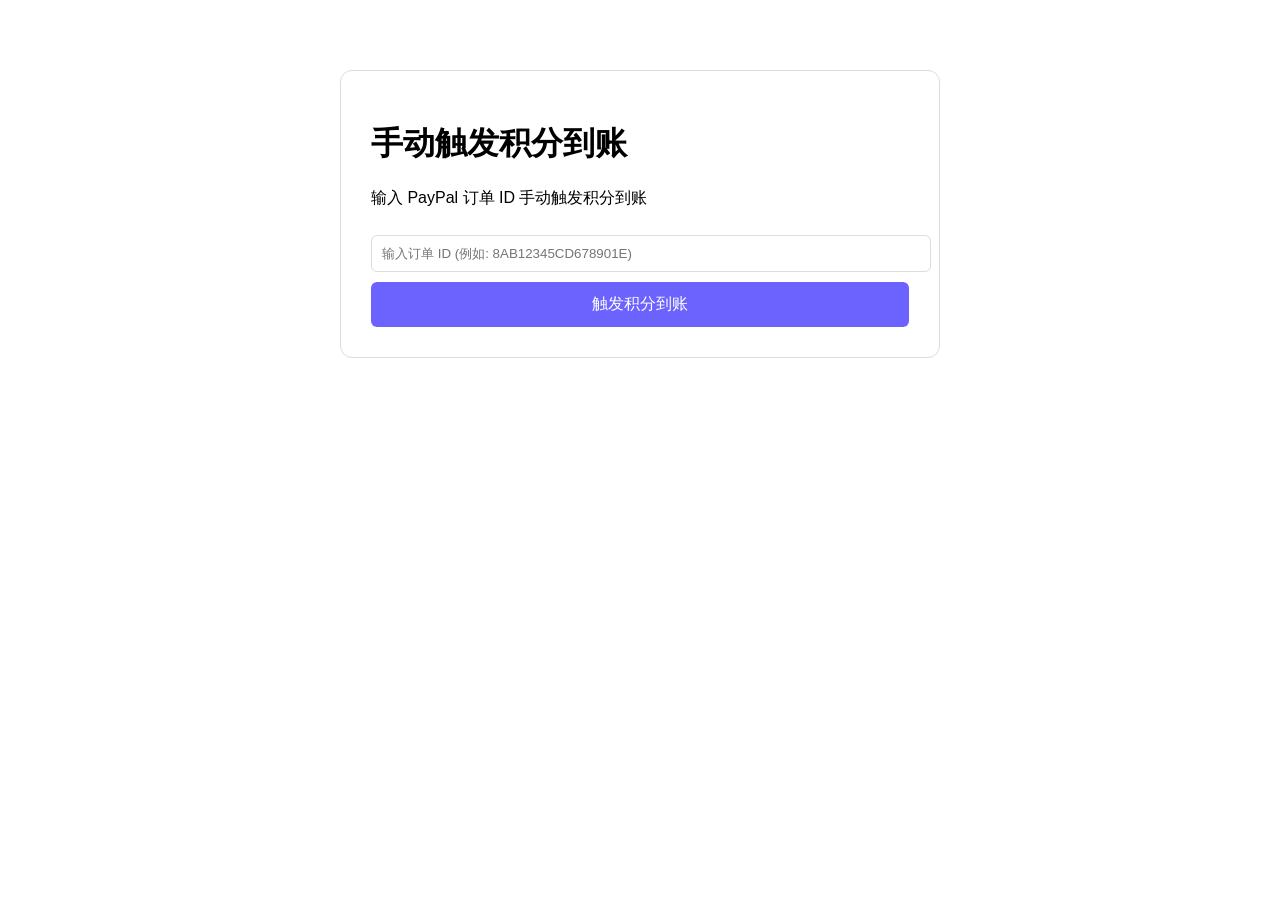
<file: manual-capture.html>
<!DOCTYPE html>
<html lang="zh-CN">
<head>
    <meta charset="UTF-8">
    <title>手动触发积分到账</title>
    <style>
        body { font-family: sans-serif; max-width: 600px; margin: 50px auto; padding: 20px; }
        .card { background: white; border: 1px solid #ddd; padding: 30px; border-radius: 12px; }
        input { width: 100%; padding: 10px; margin: 10px 0; border: 1px solid #ddd; border-radius: 6px; }
        button { width: 100%; padding: 12px; background: #6c63ff; color: white; border: none; border-radius: 6px; cursor: pointer; font-size: 16px; }
        button:hover { background: #5a52e0; }
        .result { margin-top: 20px; padding: 15px; border-radius: 8px; }
        .success { background: #d1fae5; color: #065f46; }
        .error { background: #fee2e2; color: #991b1b; }
    </style>
</head>
<body>
    <div class="card">
        <h1>手动触发积分到账</h1>
        <p>输入 PayPal 订单 ID 手动触发积分到账</p>
        
        <input type="text" id="orderID" placeholder="输入订单 ID (例如: 8AB12345CD678901E)">
        <button onclick="captureOrder()">触发积分到账</button>
        
        <div id="result"></div>
    </div>

    <script>
        const AUTH_API = 'https://image-bg-auth.weiyangyou425127.workers.dev';
        
        async function captureOrder() {
            const orderID = document.getElementById('orderID').value.trim();
            const resultDiv = document.getElementById('result');
            
            if (!orderID) {
                resultDiv.className = 'result error';
                resultDiv.textContent = '请输入订单 ID';
                return;
            }
            
            const token = localStorage.getItem('auth_token');
            if (!token) {
                resultDiv.className = 'result error';
                resultDiv.innerHTML = '请先<a href="' + AUTH_API + '/api/auth/google">登录</a>';
                return;
            }
            
            resultDiv.className = 'result';
            resultDiv.textContent = '处理中...';
            
            try {
                const res = await fetch(AUTH_API + '/api/paypal/capture-order', {
                    method: 'POST',
                    headers: {
                        'Content-Type': 'application/json',
                        'Authorization': 'Bearer ' + token,
                    },
                    body: JSON.stringify({ orderID: orderID }),
                });
                
                const result = await res.json();
                
                if (!res.ok) {
                    resultDiv.className = 'result error';
                    resultDiv.textContent = '失败: ' + result.error;
                } else {
                    resultDiv.className = 'result success';
                    resultDiv.innerHTML = '✅ 成功！<br>积分: ' + result.credits + '<br>用户ID: ' + result.userId;
                }
            } catch (err) {
                resultDiv.className = 'result error';
                resultDiv.textContent = '错误: ' + err.message;
            }
        }
    </script>
</body>
</html>
</file>
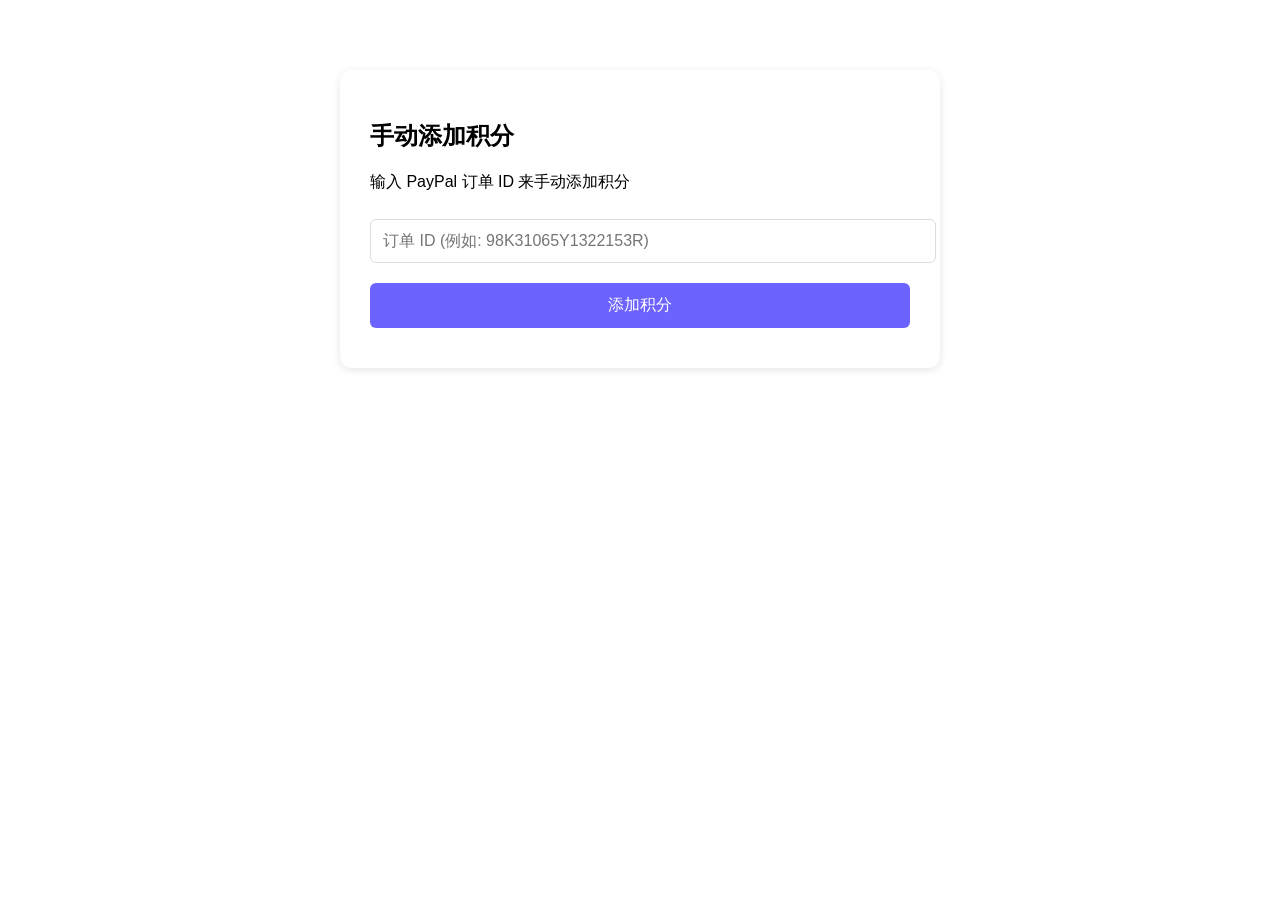
<file: manual-credit.html>
<!DOCTYPE html>
<html lang="zh-CN">
<head>
    <meta charset="UTF-8">
    <title>手动添加积分</title>
    <style>
        body { font-family: Arial, sans-serif; max-width: 600px; margin: 50px auto; padding: 20px; }
        .form { background: #fff; padding: 30px; border-radius: 12px; box-shadow: 0 2px 8px rgba(0,0,0,0.1); }
        input, button { width: 100%; padding: 12px; margin: 10px 0; border: 1px solid #ddd; border-radius: 6px; font-size: 16px; }
        button { background: #6c63ff; color: #fff; border: none; cursor: pointer; }
        button:hover { background: #5a52e0; }
        .result { margin-top: 20px; padding: 15px; border-radius: 6px; }
        .success { background: #d4edda; color: #155724; }
        .error { background: #f8d7da; color: #721c24; }
    </style>
</head>
<body>
    <div class="form">
        <h2>手动添加积分</h2>
        <p>输入 PayPal 订单 ID 来手动添加积分</p>
        <input type="text" id="orderId" placeholder="订单 ID (例如: 98K31065Y1322153R)">
        <button onclick="addCredits()">添加积分</button>
        <div id="result"></div>
    </div>
    <script>
    const API = 'https://image-bg-auth.weiyangyou425127.workers.dev';
    async function addCredits() {
        const orderId = document.getElementById('orderId').value.trim();
        if (!orderId) { alert('请输入订单 ID'); return; }
        const token = localStorage.getItem('auth_token');
        if (!token) { alert('请先登录'); window.location.href = '/'; return; }
        try {
            const res = await fetch(`${API}/api/paypal/capture-order`, {
                method: 'POST',
                headers: { 'Content-Type': 'application/json', 'Authorization': `Bearer ${token}` },
                body: JSON.stringify({ orderID: orderId })
            });
            const data = await res.json();
            const result = document.getElementById('result');
            if (res.ok) {
                result.className = 'result success';
                result.textContent = '✅ 积分添加成功！请返回个人中心查看。';
            } else {
                result.className = 'result error';
                result.textContent = '❌ 失败: ' + (data.error || '未知错误');
            }
        } catch(e) {
            document.getElementById('result').className = 'result error';
            document.getElementById('result').textContent = '❌ 错误: ' + e.message;
        }
    }
    </script>
</body>
</html>
</file>
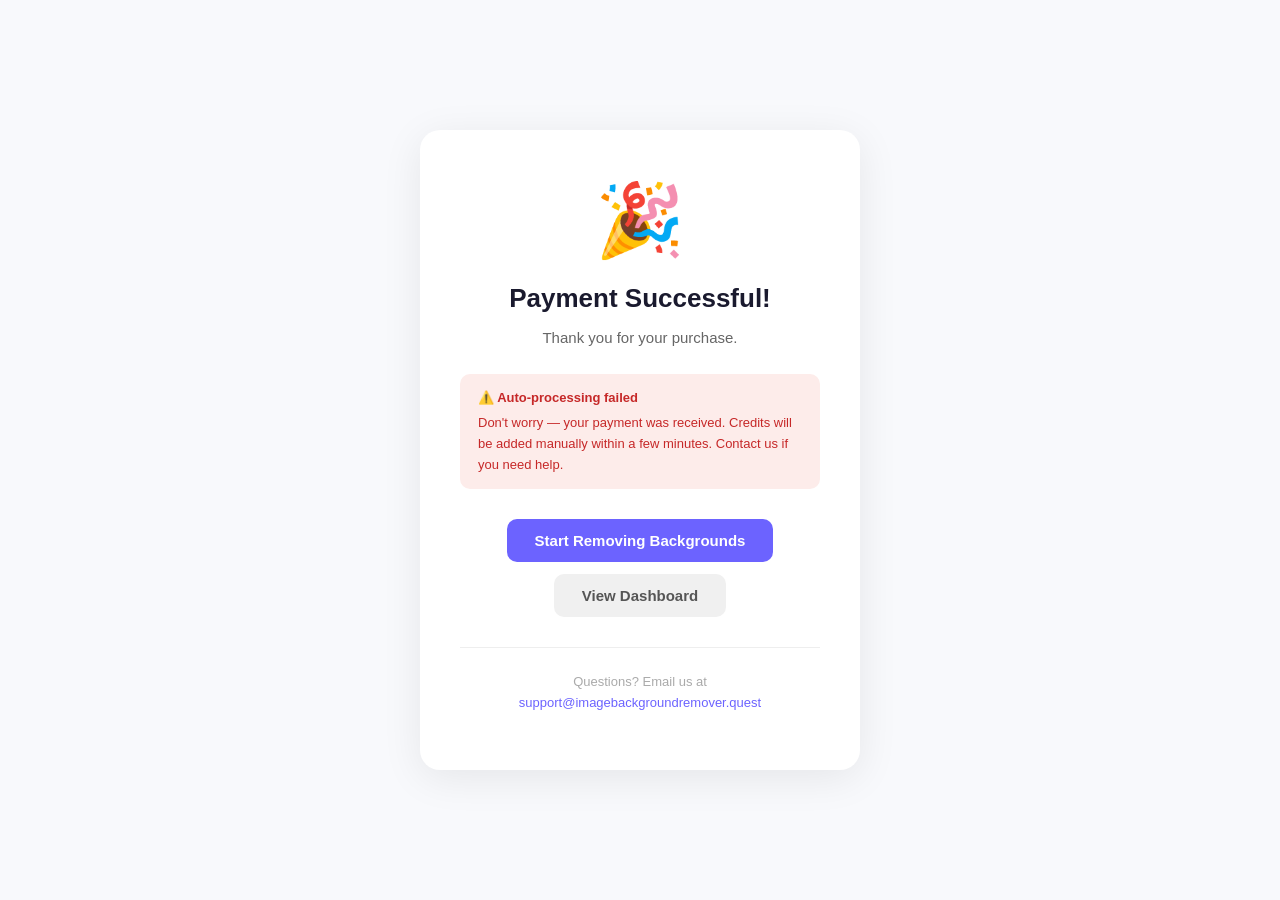
<file: payment-success.html>
<!DOCTYPE html>
<html lang="en">
<head>
    <meta charset="UTF-8">
    <meta name="viewport" content="width=device-width, initial-scale=1.0">
    <title>Payment Successful - Image Background Remover</title>
    <style>
        * { box-sizing: border-box; margin: 0; padding: 0; }
        body { font-family: -apple-system, BlinkMacSystemFont, 'Segoe UI', sans-serif; background: #f8f9fc; color: #333; min-height: 100vh; display: flex; flex-direction: column; align-items: center; justify-content: center; }
        .card {
            background: #fff; border-radius: 20px; padding: 48px 40px;
            text-align: center; max-width: 440px; width: 90%;
            box-shadow: 0 8px 40px rgba(0,0,0,0.08);
        }
        .icon { font-size: 72px; margin-bottom: 20px; animation: pop 0.4s ease; }
        @keyframes pop { from { transform: scale(0); } to { transform: scale(1); } }
        h1 { font-size: 26px; font-weight: 800; color: #1a1a2e; margin-bottom: 12px; }
        p { font-size: 15px; color: #666; line-height: 1.6; margin-bottom: 8px; }
        .notice {
            background: #f0efff; border-radius: 10px;
            padding: 14px 18px; margin: 24px 0;
            font-size: 13px; color: #5a52e0; line-height: 1.6;
            text-align: left;
        }
        .notice strong { display: block; margin-bottom: 4px; }
        .notice.success { background: #e8f5e9; color: #2e7d32; }
        .notice.error { background: #fdecea; color: #c62828; }
        .btn { display: inline-block; padding: 13px 28px; border-radius: 10px; font-size: 15px; font-weight: 700; text-decoration: none; margin: 6px; cursor: pointer; border: none; }
        .btn-primary { background: #6c63ff; color: #fff; }
        .btn-primary:hover { background: #5a52e0; }
        .btn-secondary { background: #f0f0f0; color: #555; }
        .btn-secondary:hover { background: #e5e5e5; }
        .divider { border: none; border-top: 1px solid #eee; margin: 24px 0; }
        .contact { font-size: 13px; color: #aaa; }
        .contact a { color: #6c63ff; text-decoration: none; }
        .loading { color: #6c63ff; font-size: 14px; margin: 16px 0; }
        .spinner { display: inline-block; width: 20px; height: 20px; border: 3px solid #e0e0ff; border-top-color: #6c63ff; border-radius: 50%; animation: spin 0.8s linear infinite; vertical-align: middle; margin-right: 8px; }
        @keyframes spin { to { transform: rotate(360deg); } }
        .credits-added { font-size: 28px; font-weight: 900; color: #6c63ff; margin: 8px 0; }
        .hidden { display: none; }
    </style>
</head>
<body>
    <div class="card">
        <div class="icon">🎉</div>
        <h1>Payment Successful!</h1>
        <p>Thank you for your purchase.</p>

        <!-- 处理中状态 -->
        <div id="processing" class="loading">
            <span class="spinner"></span> Adding credits to your account...
        </div>

        <!-- 成功状态 -->
        <div id="success-msg" class="notice success hidden">
            <strong>✅ Credits added!</strong>
            <span id="credits-text">Your credits have been added to your account.</span>
        </div>

        <!-- 失败状态 -->
        <div id="error-msg" class="notice error hidden">
            <strong>⚠️ Auto-processing failed</strong>
            Don't worry — your payment was received. Credits will be added manually within a few minutes. Contact us if you need help.
        </div>

        <div id="buttons" class="hidden">
            <a href="/" class="btn btn-primary">Start Removing Backgrounds</a>
            <a href="/dashboard.html" class="btn btn-secondary">View Dashboard</a>
        </div>

        <hr class="divider">
        <p class="contact">
            Questions? Email us at
            <a href="mailto:support@imagebackgroundremover.quest">support@imagebackgroundremover.quest</a>
        </p>
    </div>

    <script>
        const API_BASE = 'https://image-bg-auth.weiyangyou425127.workers.dev';

        async function capturePayment() {
            // 从 URL 获取 PayPal 回传的 token（就是 orderID）
            const params = new URLSearchParams(window.location.search);
            const orderID = params.get('token');
            const token = localStorage.getItem('auth_token');

            if (!orderID) {
                showError('No order ID found in URL.');
                return;
            }

            if (!token) {
                showError('Not logged in. Please log in and contact support.');
                return;
            }

            try {
                const res = await fetch(`${API_BASE}/api/paypal/capture-order`, {
                    method: 'POST',
                    headers: {
                        'Content-Type': 'application/json',
                        'Authorization': `Bearer ${token}`
                    },
                    body: JSON.stringify({ orderID })
                });

                const data = await res.json();

                if (res.ok && data.success) {
                    showSuccess(data.credits);
                } else {
                    console.error('Capture failed:', data);
                    showError(data.error || 'Unknown error');
                }
            } catch (err) {
                console.error('Network error:', err);
                showError('Network error: ' + err.message);
            }
        }

        function showSuccess(credits) {
            document.getElementById('processing').classList.add('hidden');
            const successEl = document.getElementById('success-msg');
            successEl.classList.remove('hidden');
            if (credits) {
                document.getElementById('credits-text').textContent = `${credits} credits have been added to your account!`;
            }
            document.getElementById('buttons').classList.remove('hidden');
        }

        function showError(msg) {
            document.getElementById('processing').classList.add('hidden');
            document.getElementById('error-msg').classList.remove('hidden');
            document.getElementById('buttons').classList.remove('hidden');
            console.warn('Credit capture error:', msg);
        }

        // 页面加载后立即调用 capture
        capturePayment();
    </script>
</body>
</html>
</file>
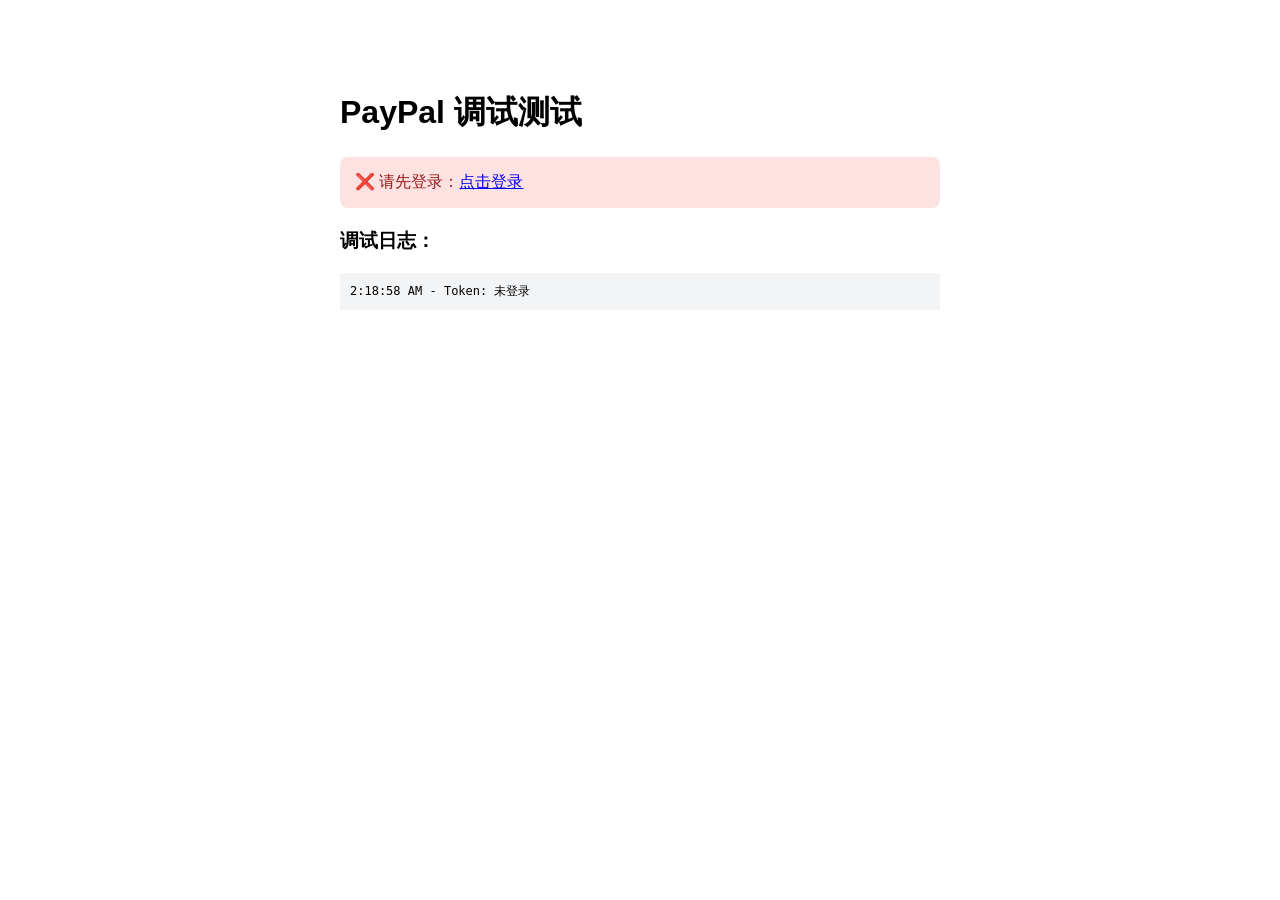
<file: paypal-debug.html>
<!DOCTYPE html>
<html lang="zh-CN">
<head>
    <meta charset="UTF-8">
    <title>PayPal 调试测试</title>
    <style>
        body { font-family: sans-serif; max-width: 600px; margin: 50px auto; padding: 20px; }
        .status { padding: 15px; margin: 20px 0; border-radius: 8px; }
        .success { background: #d1fae5; color: #065f46; }
        .error { background: #fee2e2; color: #991b1b; }
        .info { background: #dbeafe; color: #1e40af; }
        #paypal-button { margin: 20px 0; }
        .log { background: #f3f4f6; padding: 10px; margin: 10px 0; font-size: 12px; font-family: monospace; }
    </style>
</head>
<body>
    <h1>PayPal 调试测试</h1>
    
    <div id="status" class="status info">准备中...</div>
    
    <div id="paypal-button"></div>
    
    <h3>调试日志：</h3>
    <div id="logs"></div>

    <script src="https://www.paypal.com/sdk/js?client-id=Aeajzmpx8jJqRSS2iC-0MS4HaFP4_WkRUzUW_wjHgVr0L2_KUHLFOHMVAnPdDCbH5_ELsk7CNCGyL_-g&currency=USD"></script>
    <script>
        const AUTH_API = 'https://image-bg-auth.weiyangyou425127.workers.dev';
        const statusDiv = document.getElementById('status');
        const logsDiv = document.getElementById('logs');
        
        function log(msg) {
            console.log(msg);
            const div = document.createElement('div');
            div.className = 'log';
            div.textContent = new Date().toLocaleTimeString() + ' - ' + msg;
            logsDiv.appendChild(div);
        }
        
        const token = localStorage.getItem('auth_token');
        log('Token: ' + (token ? '已登录' : '未登录'));
        
        if (!token) {
            statusDiv.className = 'status error';
            statusDiv.innerHTML = '❌ 请先登录：<a href="' + AUTH_API + '/api/auth/google">点击登录</a>';
        } else {
            statusDiv.textContent = '✅ 已登录，可以测试支付';
            
            paypal.Buttons({
                createOrder: async () => {
                    log('开始创建订单...');
                    try {
                        const res = await fetch(AUTH_API + '/api/paypal/create-order', {
                            method: 'POST',
                            headers: {
                                'Content-Type': 'application/json',
                                'Authorization': 'Bearer ' + token,
                            },
                            body: JSON.stringify({
                                package: 'credits_10',
                                amount: '3.90',
                                currency: 'USD',
                            }),
                        });
                        const data = await res.json();
                        log('订单创建响应: ' + JSON.stringify(data));
                        if (!res.ok) throw new Error(data.error);
                        log('订单 ID: ' + data.orderID);
                        return data.orderID;
                    } catch (err) {
                        log('创建订单失败: ' + err.message);
                        throw err;
                    }
                },
                onApprove: async (data) => {
                    log('支付批准，订单 ID: ' + data.orderID);
                    statusDiv.className = 'status info';
                    statusDiv.textContent = '⏳ 正在处理支付...';
                    
                    try {
                        const res = await fetch(AUTH_API + '/api/paypal/capture-order', {
                            method: 'POST',
                            headers: {
                                'Content-Type': 'application/json',
                                'Authorization': 'Bearer ' + token,
                            },
                            body: JSON.stringify({ orderID: data.orderID }),
                        });
                        const result = await res.json();
                        log('捕获响应: ' + JSON.stringify(result));
                        
                        if (!res.ok) throw new Error(result.error);
                        
                        statusDiv.className = 'status success';
                        statusDiv.textContent = '🎉 支付成功！已获得 ' + result.credits + ' 积分';
                        log('✅ 成功！积分: ' + result.credits);
                    } catch (err) {
                        log('❌ 捕获失败: ' + err.message);
                        statusDiv.className = 'status error';
                        statusDiv.textContent = '❌ 支付处理失败：' + err.message;
                    }
                },
                onError: (err) => {
                    log('❌ PayPal 错误: ' + JSON.stringify(err));
                    statusDiv.className = 'status error';
                    statusDiv.textContent = '❌ 支付出错';
                }
            }).render('#paypal-button');
        }
    </script>
</body>
</html>
</file>
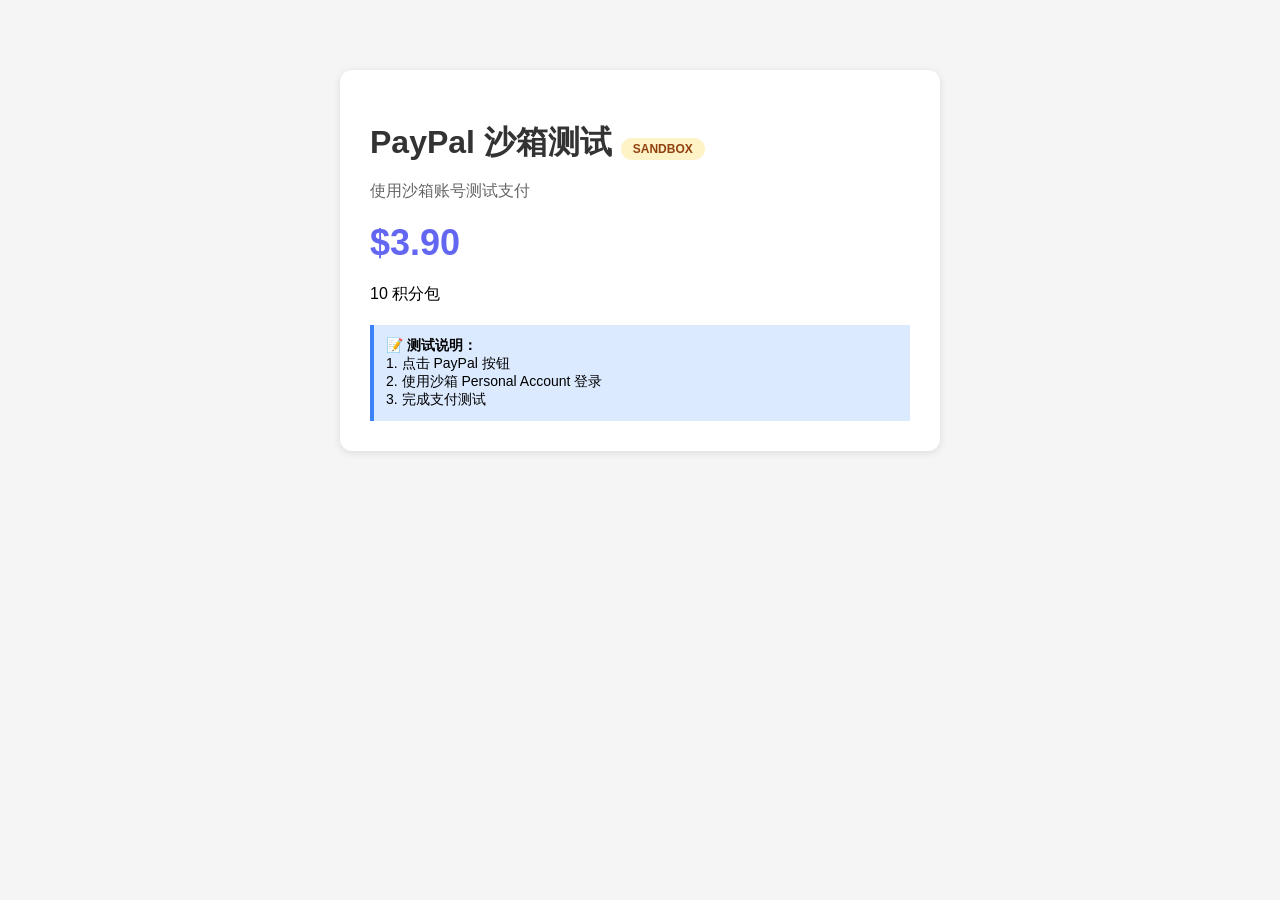
<file: paypal-sandbox-test.html>
<!DOCTYPE html>
<html lang="zh-CN">
<head>
    <meta charset="UTF-8">
    <meta name="viewport" content="width=device-width, initial-scale=1.0">
    <title>PayPal 沙箱测试</title>
    <style>
        body { font-family: sans-serif; max-width: 600px; margin: 50px auto; padding: 20px; background: #f5f5f5; }
        .card { background: white; padding: 30px; border-radius: 12px; box-shadow: 0 2px 8px rgba(0,0,0,0.1); margin-bottom: 20px; }
        h1 { color: #333; margin-bottom: 10px; }
        .badge { background: #fef3c7; color: #92400e; padding: 4px 12px; border-radius: 12px; font-size: 12px; font-weight: 600; }
        .price { font-size: 36px; font-weight: 800; color: #6366f1; margin: 20px 0; }
        #paypal-button { margin-top: 20px; }
        .note { background: #dbeafe; border-left: 4px solid #3b82f6; padding: 12px; margin-top: 20px; font-size: 14px; }
    </style>
</head>
<body>
    <div class="card">
        <h1>PayPal 沙箱测试 <span class="badge">SANDBOX</span></h1>
        <p style="color: #666;">使用沙箱账号测试支付</p>
        
        <div class="price">$3.90</div>
        <p>10 积分包</p>
        
        <div id="paypal-button"></div>
        
        <div class="note">
            <strong>📝 测试说明：</strong><br>
            1. 点击 PayPal 按钮<br>
            2. 使用沙箱 Personal Account 登录<br>
            3. 完成支付测试
        </div>
    </div>

    <script src="https://www.paypal.com/sdk/js?client-id=Aeajzmpx8jJqRSS2iC-0MS4HaFP4_WkRUzUW_wjHgVr0L2_KUHLFOHMVAnPdDCbH5_ELsk7CNCGyL_-g&currency=USD"></script>
    <script>
        paypal.Buttons({
            createOrder: function(data, actions) {
                return actions.order.create({
                    purchase_units: [{
                        amount: {
                            value: '3.90'
                        }
                    }]
                });
            },
            onApprove: function(data, actions) {
                return actions.order.capture().then(function(details) {
                    alert('支付成功！订单 ID: ' + data.orderID);
                    console.log('支付详情:', details);
                });
            },
            onError: function(err) {
                alert('支付失败');
                console.error(err);
            }
        }).render('#paypal-button');
    </script>
</body>
</html>
</file>
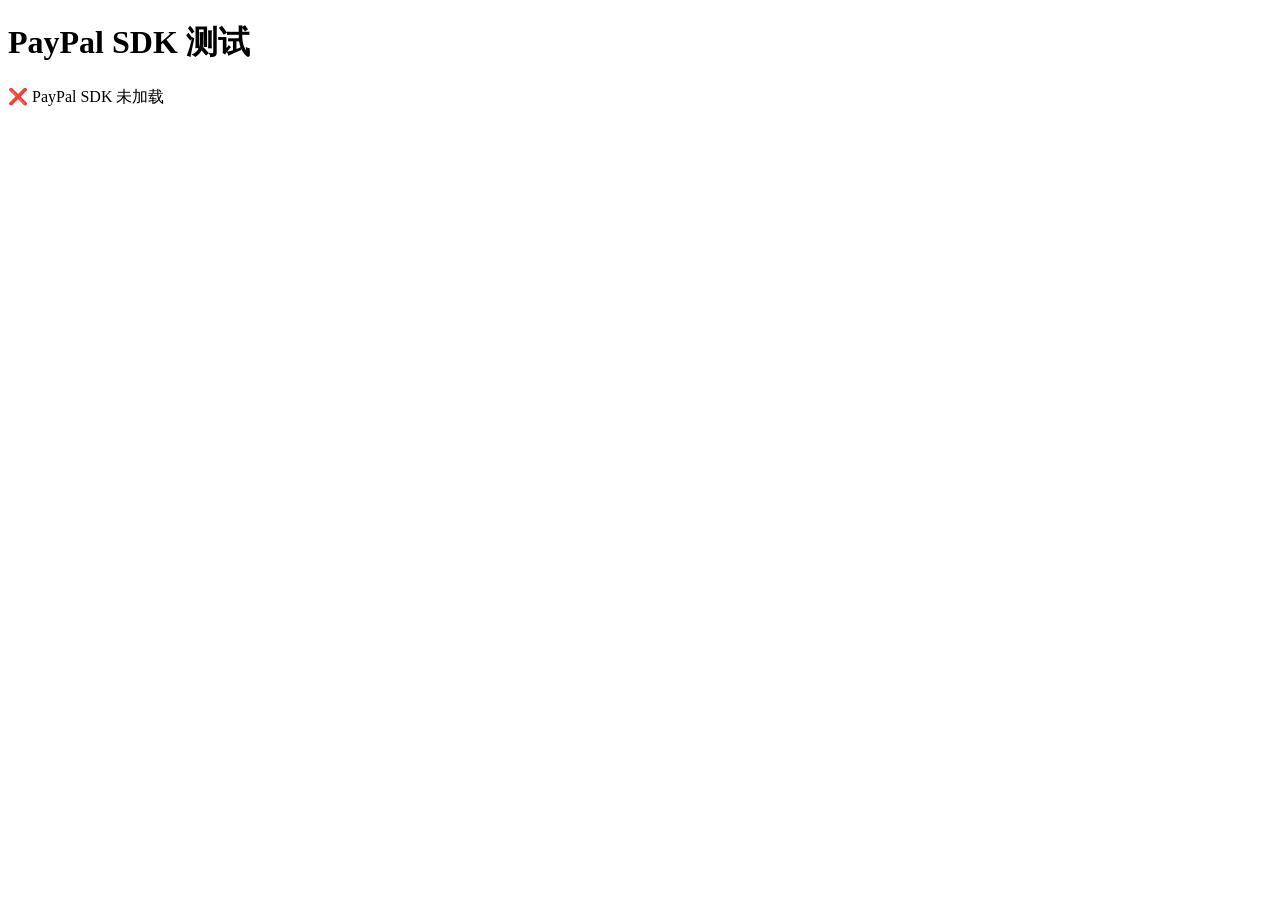
<file: paypal-test-simple.html>
<!DOCTYPE html>
<html lang="zh-CN">
<head>
    <meta charset="UTF-8">
    <title>PayPal 测试</title>
    <script src="https://www.paypal.com/sdk/js?client-id=Aeajzmpx8jJqRSS2iC-0MS4HaFP4_WkRUzUW_wjHgVr0L2_KUHLFOHMVAnPdDCbH5_ELsk7CNCGyL_-g&currency=USD"></script>
</head>
<body>
    <h1>PayPal SDK 测试</h1>
    <div id="status"></div>
    <div id="paypal-button-container"></div>
    <script>
        const status = document.getElementById('status');
        
        // 检查 PayPal SDK 是否加载
        if (typeof paypal === 'undefined') {
            status.innerHTML = '❌ PayPal SDK 未加载';
        } else {
            status.innerHTML = '✅ PayPal SDK 已加载';
            
            // 渲染按钮
            paypal.Buttons({
                createOrder: () => {
                    alert('创建订单');
                    return 'TEST_ORDER_ID';
                },
                onApprove: () => {
                    alert('支付成功');
                }
            }).render('#paypal-button-container');
        }
    </script>
</body>
</html>
</file>
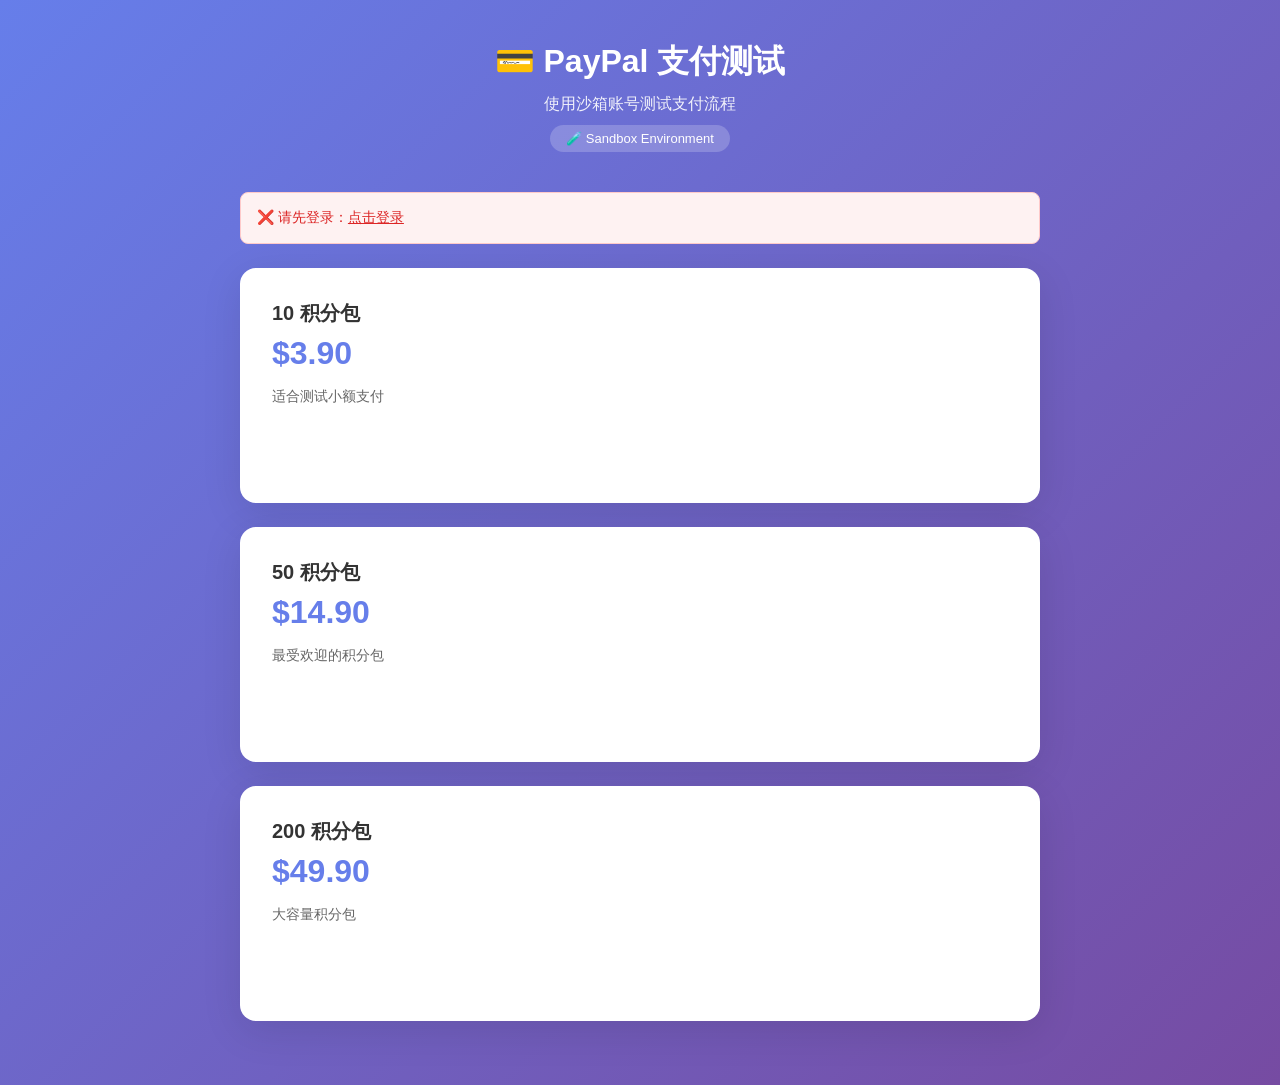
<file: paypal-test-standalone.html>
<!DOCTYPE html>
<html lang="zh-CN">
<head>
    <meta charset="UTF-8">
    <meta name="viewport" content="width=device-width, initial-scale=1.0">
    <title>PayPal 支付测试 - 沙箱环境</title>
    <style>
        * { margin: 0; padding: 0; box-sizing: border-box; }
        body { 
            font-family: -apple-system, BlinkMacSystemFont, 'Segoe UI', sans-serif;
            background: linear-gradient(135deg, #667eea 0%, #764ba2 100%);
            min-height: 100vh;
            padding: 40px 20px;
        }
        .container {
            max-width: 800px;
            margin: 0 auto;
        }
        .header {
            text-align: center;
            color: white;
            margin-bottom: 40px;
        }
        .header h1 { font-size: 32px; margin-bottom: 10px; }
        .header p { font-size: 16px; opacity: 0.9; }
        .badge {
            display: inline-block;
            background: rgba(255,255,255,0.2);
            padding: 6px 16px;
            border-radius: 20px;
            font-size: 13px;
            margin-top: 10px;
        }
        .card {
            background: white;
            border-radius: 16px;
            padding: 32px;
            margin-bottom: 24px;
            box-shadow: 0 10px 40px rgba(0,0,0,0.1);
        }
        .card h3 {
            font-size: 20px;
            margin-bottom: 8px;
            color: #333;
        }
        .card .price {
            font-size: 32px;
            font-weight: 800;
            color: #667eea;
            margin-bottom: 16px;
        }
        .card .desc {
            color: #666;
            font-size: 14px;
            margin-bottom: 20px;
        }
        .paypal-button {
            min-height: 45px;
        }
        .status {
            background: #f0f9ff;
            border: 1px solid #bae6fd;
            border-radius: 8px;
            padding: 16px;
            margin-bottom: 24px;
            color: #0369a1;
            font-size: 14px;
        }
        .status.success {
            background: #f0fdf4;
            border-color: #bbf7d0;
            color: #15803d;
        }
        .status.error {
            background: #fef2f2;
            border-color: #fecaca;
            color: #dc2626;
        }
    </style>
</head>
<body>
    <div class="container">
        <div class="header">
            <h1>💳 PayPal 支付测试</h1>
            <p>使用沙箱账号测试支付流程</p>
            <span class="badge">🧪 Sandbox Environment</span>
        </div>

        <div class="status" id="status">
            ℹ️ 请先登录，然后选择积分包进行测试
        </div>

        <div class="card">
            <h3>10 积分包</h3>
            <div class="price">$3.90</div>
            <div class="desc">适合测试小额支付</div>
            <div id="paypal-button-10" class="paypal-button"></div>
        </div>

        <div class="card">
            <h3>50 积分包</h3>
            <div class="price">$14.90</div>
            <div class="desc">最受欢迎的积分包</div>
            <div id="paypal-button-50" class="paypal-button"></div>
        </div>

        <div class="card">
            <h3>200 积分包</h3>
            <div class="price">$49.90</div>
            <div class="desc">大容量积分包</div>
            <div id="paypal-button-200" class="paypal-button"></div>
        </div>
    </div>

    <script src="https://www.paypal.com/sdk/js?client-id=Aeajzmpx8jJqRSS2iC-0MS4HaFP4_WkRUzUW_wjHgVr0L2_KUHLFOHMVAnPdDCbH5_ELsk7CNCGyL_-g&currency=USD&buyer-country=US&enable-funding=venmo&disable-funding=card"></script>
    <script>
        const AUTH_API = 'https://image-bg-auth.weiyangyou425127.workers.dev';
        const statusDiv = document.getElementById('status');

        // 检查登录状态
        const token = localStorage.getItem('auth_token');
        if (!token) {
            statusDiv.className = 'status error';
            statusDiv.innerHTML = '❌ 请先登录：<a href="https://image-bg-auth.weiyangyou425127.workers.dev/api/auth/google" style="color:#dc2626;text-decoration:underline">点击登录</a>';
        }

        // 渲染 PayPal 按钮
        function renderButton(containerId, pkg, amount, credits) {
            paypal.Buttons({
                createOrder: async () => {
                    try {
                        const res = await fetch(`${AUTH_API}/api/paypal/create-order`, {
                            method: 'POST',
                            headers: {
                                'Content-Type': 'application/json',
                                'Authorization': `Bearer ${token}`,
                            },
                            body: JSON.stringify({
                                package: pkg,
                                amount: amount,
                                currency: 'USD',
                            }),
                        });
                        const data = await res.json();
                        if (!res.ok) throw new Error(data.error);
                        statusDiv.className = 'status';
                        statusDiv.textContent = '✅ 订单已创建，请在 PayPal 窗口完成支付';
                        return data.orderID;
                    } catch (err) {
                        statusDiv.className = 'status error';
                        statusDiv.textContent = '❌ 创建订单失败：' + err.message;
                        throw err;
                    }
                },
                onApprove: async (data) => {
                    try {
                        statusDiv.className = 'status';
                        statusDiv.textContent = '⏳ 正在处理支付...';
                        const res = await fetch(`${AUTH_API}/api/paypal/capture-order`, {
                            method: 'POST',
                            headers: {
                                'Content-Type': 'application/json',
                                'Authorization': `Bearer ${token}`,
                            },
                            body: JSON.stringify({ orderID: data.orderID }),
                        });
                        const result = await res.json();
                        if (!res.ok) throw new Error(result.error);
                        statusDiv.className = 'status success';
                        statusDiv.textContent = `🎉 支付成功！已获得 ${result.credits} 积分`;
                        setTimeout(() => {
                            window.location.href = '/dashboard.html';
                        }, 2000);
                    } catch (err) {
                        statusDiv.className = 'status error';
                        statusDiv.textContent = '❌ 支付处理失败：' + err.message;
                    }
                },
                onError: (err) => {
                    statusDiv.className = 'status error';
                    statusDiv.textContent = '❌ 支付出错，请重试';
                    console.error(err);
                }
            }).render(`#${containerId}`);
        }

        if (token) {
            renderButton('paypal-button-10', 'credits_10', '3.90', 10);
            renderButton('paypal-button-50', 'credits_50', '14.90', 50);
            renderButton('paypal-button-200', 'credits_200', '49.90', 200);
        }
    </script>
</body>
</html>
</file>
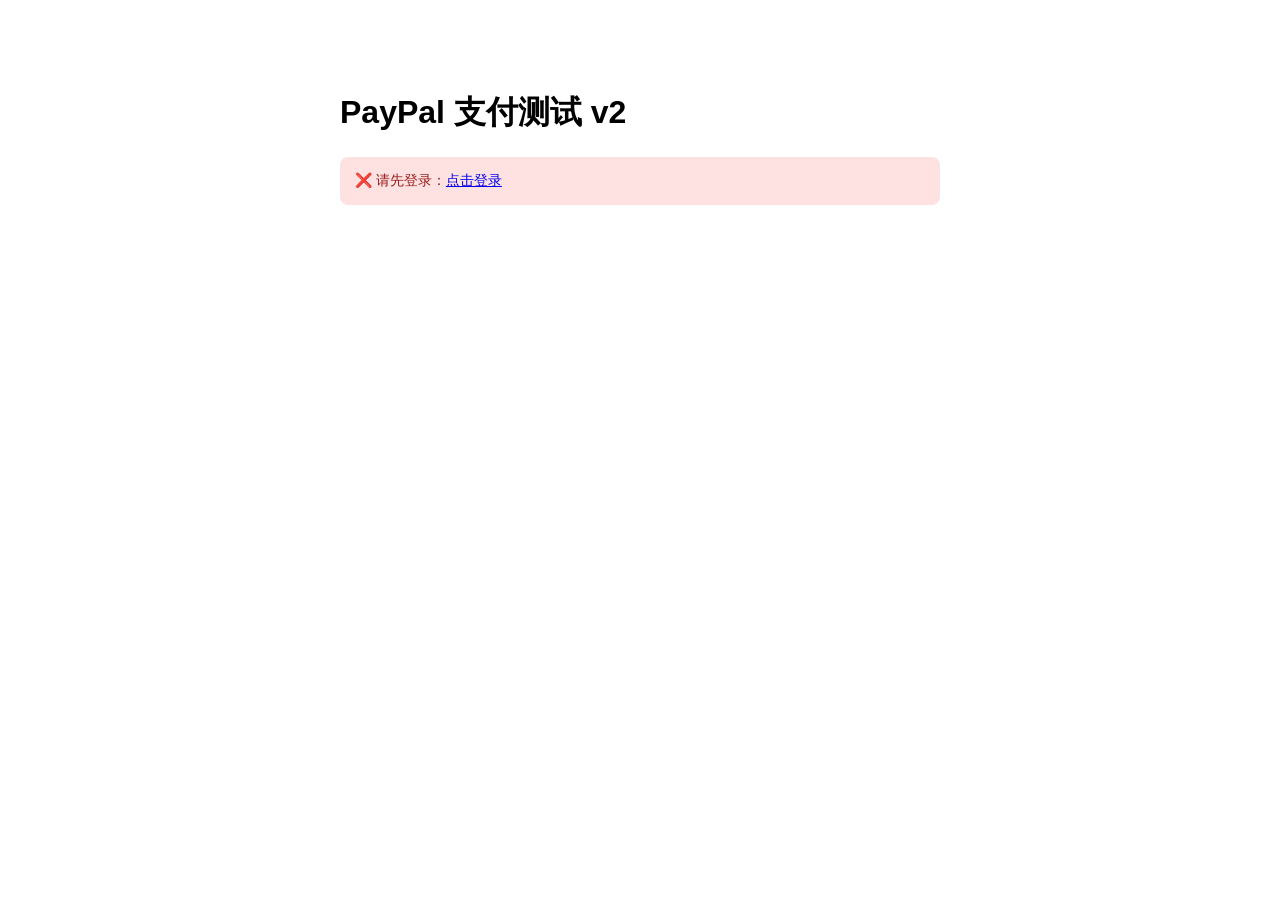
<file: paypal-test-v2.html>
<!DOCTYPE html>
<html lang="zh-CN">
<head>
    <meta charset="UTF-8">
    <title>PayPal 测试 v2</title>
    <style>
        body { font-family: sans-serif; max-width: 600px; margin: 50px auto; padding: 20px; }
        .status { padding: 15px; margin: 20px 0; border-radius: 8px; font-size: 14px; }
        .success { background: #d1fae5; color: #065f46; }
        .error { background: #fee2e2; color: #991b1b; }
        .info { background: #dbeafe; color: #1e40af; }
        #paypal-button { margin: 20px 0; min-height: 50px; }
    </style>
</head>
<body>
    <h1>PayPal 支付测试 v2</h1>
    <div id="status" class="status info">准备中...</div>
    <div id="paypal-button"></div>

    <script src="https://www.paypal.com/sdk/js?client-id=Aeajzmpx8jJqRSS2iC-0MS4HaFP4_WkRUzUW_wjHgVr0L2_KUHLFOHMVAnPdDCbH5_ELsk7CNCGyL_-g&currency=USD&commit=false"></script>
    <script>
        const AUTH_API = 'https://image-bg-auth.weiyangyou425127.workers.dev';
        const statusDiv = document.getElementById('status');
        const token = localStorage.getItem('auth_token');
        
        if (!token) {
            statusDiv.className = 'status error';
            statusDiv.innerHTML = '❌ 请先登录：<a href="' + AUTH_API + '/api/auth/google">点击登录</a>';
        } else {
            statusDiv.textContent = '✅ 已登录，可以测试支付';
            
            paypal.Buttons({
                createOrder: async () => {
                    statusDiv.className = 'status info';
                    statusDiv.textContent = '⏳ 创建订单...';
                    const res = await fetch(AUTH_API + '/api/paypal/create-order', {
                        method: 'POST',
                        headers: { 'Content-Type': 'application/json', 'Authorization': 'Bearer ' + token },
                        body: JSON.stringify({ package: 'credits_10', amount: '3.90', currency: 'USD' }),
                    });
                    const data = await res.json();
                    if (!res.ok) throw new Error(data.error);
                    statusDiv.textContent = '✅ 订单已创建: ' + data.orderID;
                    return data.orderID;
                },
                onApprove: async (data) => {
                    statusDiv.className = 'status info';
                    statusDiv.textContent = '⏳ 正在处理支付...';
                    const res = await fetch(AUTH_API + '/api/paypal/capture-order', {
                        method: 'POST',
                        headers: { 'Content-Type': 'application/json', 'Authorization': 'Bearer ' + token },
                        body: JSON.stringify({ orderID: data.orderID }),
                    });
                    const result = await res.json();
                    if (!res.ok) throw new Error(result.error);
                    statusDiv.className = 'status success';
                    statusDiv.innerHTML = '🎉 支付成功！已获得 ' + result.credits + ' 积分<br>用户ID: ' + result.userId;
                },
                onError: (err) => {
                    statusDiv.className = 'status error';
                    statusDiv.textContent = '❌ 支付出错';
                    console.error(err);
                }
            }).render('#paypal-button');
        }
    </script>
</body>
</html>
</file>
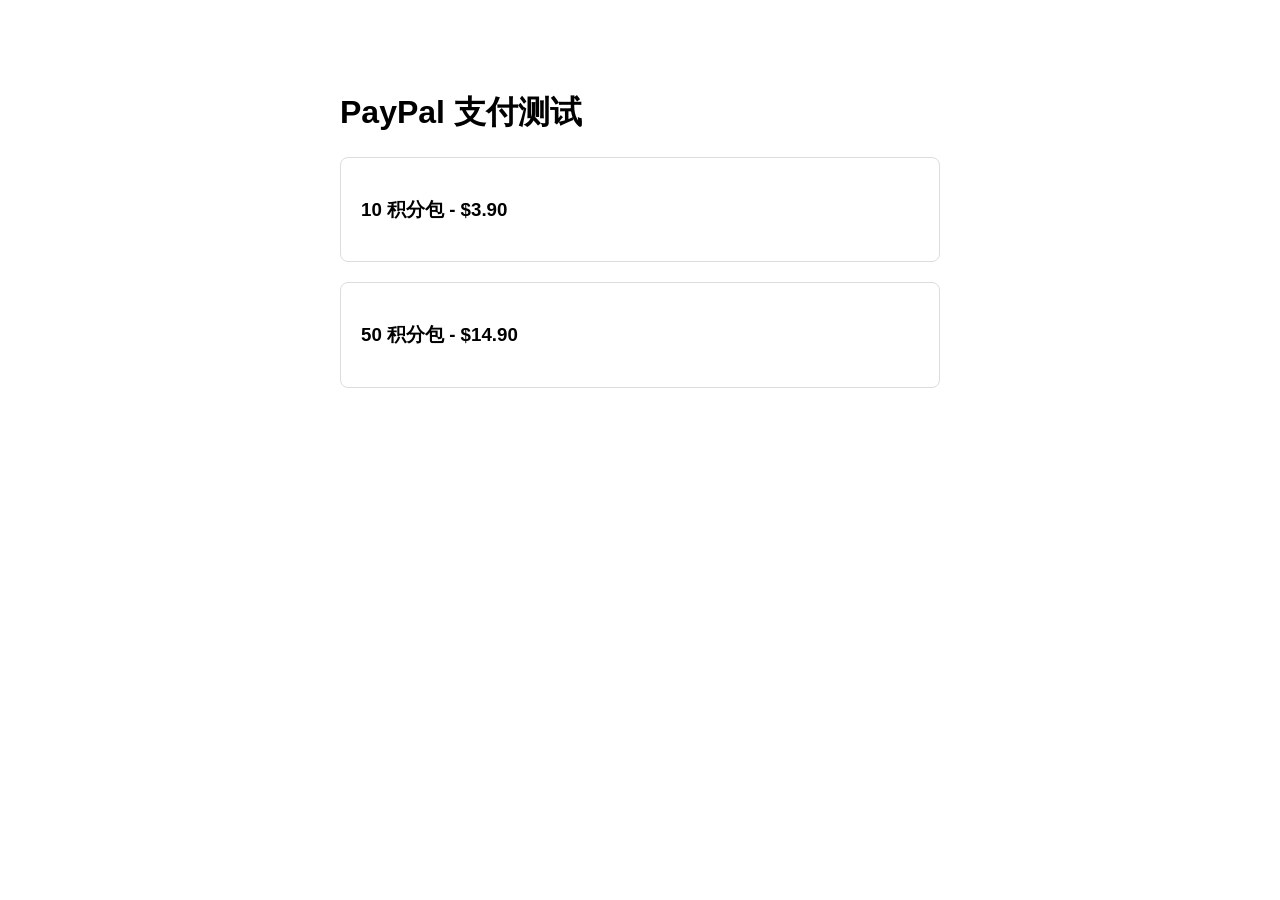
<file: paypal-test.html>
<!DOCTYPE html>
<html lang="zh-CN">
<head>
    <meta charset="UTF-8">
    <meta name="viewport" content="width=device-width, initial-scale=1.0">
    <title>PayPal 支付测试</title>
    <style>
        body { font-family: sans-serif; max-width: 600px; margin: 50px auto; padding: 20px; }
        .package { border: 1px solid #ddd; padding: 20px; margin: 20px 0; border-radius: 8px; }
        .paypal-button { margin-top: 15px; }
    </style>
</head>
<body>
    <h1>PayPal 支付测试</h1>
    
    <div class="package">
        <h3>10 积分包 - $3.90</h3>
        <div id="paypal-button-10" class="paypal-button"></div>
    </div>

    <div class="package">
        <h3>50 积分包 - $14.90</h3>
        <div id="paypal-button-50" class="paypal-button"></div>
    </div>

    <script src="https://www.paypal.com/sdk/js?client-id=Aeajzmpx8jJqRSS2iC-0MS4HaFP4_WkRUzUW_wjHgVr0L2_KUHLFOHMVAnPdDCbH5_ELsk7CNCGyL_-g&currency=USD"></script>
    <script>
        const AUTH_API = 'https://image-bg-auth.weiyangyou425127.workers.dev';

        function renderPayPalButton(containerId, packageKey, amount) {
            paypal.Buttons({
                createOrder: async () => {
                    const token = localStorage.getItem('auth_token');
                    const res = await fetch(`${AUTH_API}/api/paypal/create-order`, {
                        method: 'POST',
                        headers: {
                            'Content-Type': 'application/json',
                            'Authorization': `Bearer ${token}`,
                        },
                        body: JSON.stringify({
                            package: packageKey,
                            amount: amount,
                            currency: 'USD',
                        }),
                    });
                    const data = await res.json();
                    return data.orderID;
                },
                onApprove: async (data) => {
                    const token = localStorage.getItem('auth_token');
                    const res = await fetch(`${AUTH_API}/api/paypal/capture-order`, {
                        method: 'POST',
                        headers: {
                            'Content-Type': 'application/json',
                            'Authorization': `Bearer ${token}`,
                        },
                        body: JSON.stringify({ orderID: data.orderID }),
                    });
                    const result = await res.json();
                    alert(`支付成功！获得 ${result.credits} 积分`);
                    window.location.href = '/dashboard.html';
                },
                onError: (err) => {
                    console.error(err);
                    alert('支付失败，请重试');
                }
            }).render(`#${containerId}`);
        }

        renderPayPalButton('paypal-button-10', 'credits_10', '3.90');
        renderPayPalButton('paypal-button-50', 'credits_50', '14.90');
    </script>
</body>
</html>
</file>
